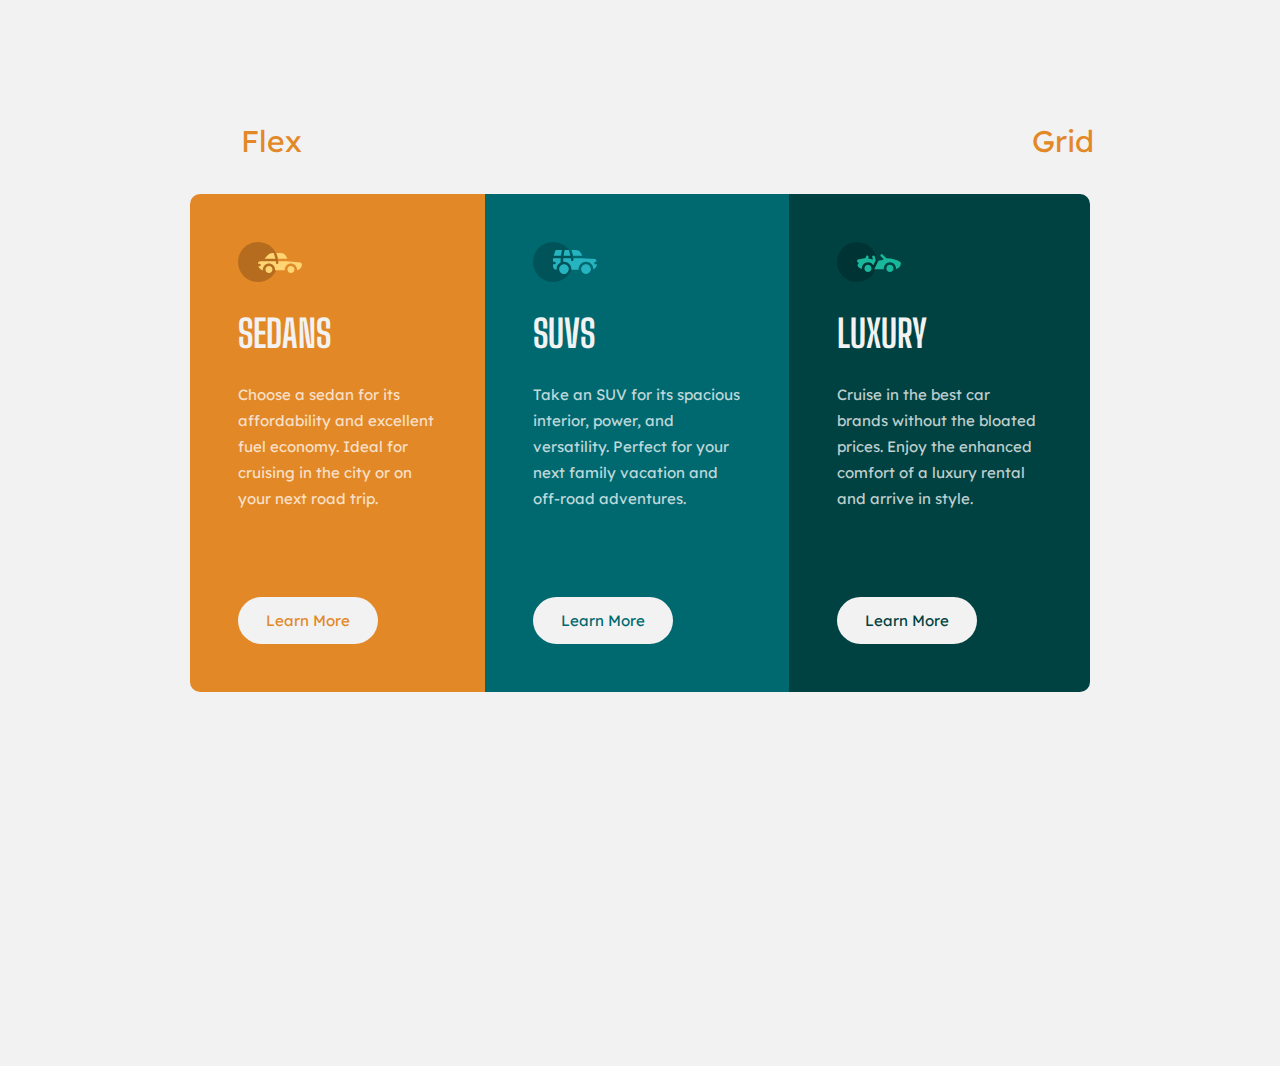
<file: index.html>
<!DOCTYPE html>
<html lang="en">
  <head>
    <meta charset="UTF-8" />
    <meta http-equiv="X-UA-Compatible" content="IE=edge" />
    <meta name="viewport" content="width=device-width, initial-scale=1.0" />
    <link
      rel="icon"
      type="image/png"
      sizes="32x32"
      href="./images/favicon-32x32.png"
    />
    <link rel="stylesheet" href="style.css" />
    <title>3 Column View</title>
  </head>
  <body>
    <header class="stage">
      <button class="button-flex">
        <a id="home" class="a" href="index.html">Flex</a>
      </button>
      <button class="button-grid">
        <a id="" class="a" href="grid.html">Grid</a>
      </button>
    </header>
    <main>
      <section class="sedans">
        <img
          src="images/icon-sedans.svg"
          alt="Sedan illustration"
          class="img-sedans"
        />

        <h1 class="heading-sedans">SEDANS</h1>

        <p class="info-sedans">
          Choose a sedan for its affordability and excellent fuel economy. Ideal
          for cruising in the city or on your next road trip.
        </p>

        <button class="button-sedans">Learn More</button>
      </section>

      <section class="suvs">
        <img
          src="images/icon-suvs.svg"
          alt="SUVS illustration"
          class="img-suvs"
        />

        <h1 class="heading-suvs">SUVS</h1>

        <p class="info-suvs">
          Take an SUV for its spacious interior, power, and versatility. Perfect
          for your next family vacation and off-road adventures.
        </p>

        <button class="button-suvs">Learn More</button>
      </section>

      <section class="luxury">
        <img
          src="images/icon-luxury.svg"
          alt="Luxury illustration"
          class="img-luxury"
        />

        <h1 class="heading-luxury">LUXURY</h1>

        <p class="info-luxury">
          Cruise in the best car brands without the bloated prices. Enjoy the
          enhanced comfort of a luxury rental and arrive in style.
        </p>

        <button class="button-luxury">Learn More</button>
      </section>
    </main>
  </body>
</html>
</file>
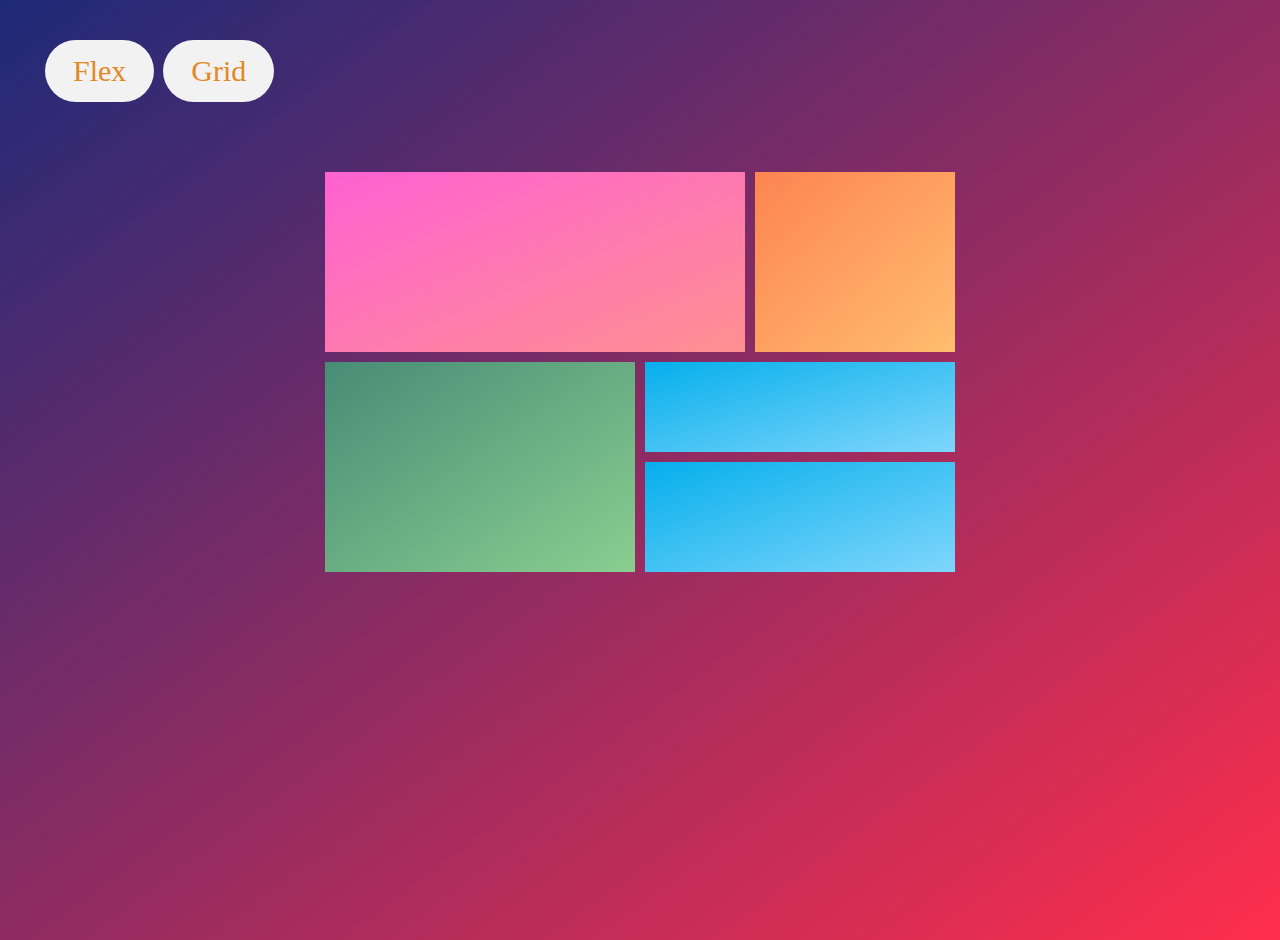
<file: grid.html>
<!DOCTYPE html>
<html lang="en">
  <head>
    <meta charset="UTF-8" />
    <meta http-equiv="X-UA-Compatible" content="IE=edge" />
    <meta name="viewport" content="width=device-width, initial-scale=1.0" />
    <link rel="stylesheet" href="styles.css" />
    <title>Grid Layout</title>
  </head>
  <body>
    <main>
      <header class="stage">
        <button class="button-flex">
          <a id="home" class="a" href="index.html">Flex</a>
        </button>
        <button class="button-grid">
          <a id="" class="a" href="grid.html">Grid</a>
        </button>
      </header>
      <div class="container">
        <div class="item1"></div>
        <div class="item2"></div>
        <div class="item3"></div>
        <div class="item4"></div>
        <div class="item5"></div>
      </div>
    </main>
  </body>
</html>
</file>
<file: style.css>
@import url('https://fonts.googleapis.com/css2?family=Big+Shoulders+Display:wght@700&display=swap');
@import url('https://fonts.googleapis.com/css2?family=Lexend+Deca:wght@400&display=swap');


:root {
    --Bright-orange: hsl(31, 77%, 52%);
    --Dark-cyan: hsl(184, 100%, 22%);
    --Very-dark-cyan: hsl(179, 100%, 13%);
    --Transparent-white: hsla(0, 0%, 100%, 0.75);
    --Very-light-gray: hsl(0, 0%, 95%)

}

body {
  font-family: 'lexend Deca';
  font-size: 15px;
  background-color: var(--Very-light-gray);
  padding: 30px 20px;
  min-height: 110vh;
}

.stage {
    margin: auto;
}

.a {
    text-decoration: none;
    color: var(--Bright-orange);
}


.button-flex, .button-grid {
    font-size: 30px;
    font-family: 'lexend deca';
    background-color: var(--Very-light-gray);
    border: none;
    padding: 14px 28px;
    border-radius: 50px;
    /* margin-top: 30px; */
    margin-left: 5px;
    margin-bottom: 20px;
}

.button-flex:hover {
  background-color: var(--Very-dark-cyan);
  color: var(--Very-light-gray);
  border: 2px solid var(--Very-light-gray);
  cursor: pointer;
  padding: 12px 26px;
  transition: .5s;
}

.button-grid:hover {
  background-color: var(--Dark-cyan);
  color: var(--Very-light-gray);
  border: 2px solid var(--Very-light-gray);
  cursor: pointer;
  padding: 12px 26px;
  transition: .5s;
}



.info-sedans, .info-suvs, .info-luxury {
  color: var(--Transparent-white);
  line-height: 26px;
}

h1 {
  font-family: 'big shoulders display';
  font-size: 38px;
  color: var(--Very-light-gray);
}

section {
  padding: 48px;
}

.sedans {
  background-color: var(--Bright-orange);
  border-top-left-radius: 10px;
  border-top-right-radius: 10px;
}
.suvs {
  background-color: var(--Dark-cyan);
}
.luxury {
  background-color: var(--Very-dark-cyan);
  border-bottom-left-radius: 10px;
  border-bottom-right-radius: 10px;
}

button {
  font-size: 15px;
  font-family: 'lexend deca';
  background-color: var(--Very-light-gray);
  border: none;
  padding: 14px 28px;
  border-radius: 50px;
  margin-top: 70px;
}

.button-sedans {
  color: var(--Bright-orange);
}

.button-suvs {
  color: var(--Dark-cyan);
}

.button-luxury {
  color: var(--Very-dark-cyan);
}

.button-sedans:hover {
  background-color: transparent;
  color: var(--Very-light-gray);
  border: 2px solid var(--Very-light-gray);
  cursor: pointer;
  padding: 12px 26px;
  transition: .5s;
}

.button-suvs:hover {
  background-color: transparent;
  color: var(--Very-light-gray);
  border: 2px solid var(--Very-light-gray);
  cursor: pointer;
  padding: 12px 26px;
  transition: .5s;
}

.button-luxury:hover {
  background-color: transparent;
  color: var(--Very-light-gray);
  border: 2px solid var(--Very-light-gray);
  cursor: pointer;
  padding: 12px 26px;
  transition: .5s;
}



@media only screen and (min-width: 480px) {
  body {
      max-height: 100vh;
  }

  .stage {
      margin-top: 0;
      padding-left: 180px;
  }

  .button-grid {
      margin-left: 670px;
  }

  main {
    margin: auto;
    display: flex;
    max-width: 900px;
  }

  .sedans {
    border-top-left-radius: 10px;
    border-top-right-radius: 0;
    border-bottom-left-radius: 10px;
  }
  .luxury {
    border-bottom-left-radius: 0;
    border-bottom-right-radius: 10px;
    border-top-right-radius: 10px;
  }
}
</file>
<file: styles.css>
:root {
    --orange: linear-gradient(to bottom right, #FF61D2, #FE9090);
    --yellow: linear-gradient(to bottom right, #FD8451, #FFBD6F);
    --green: linear-gradient(to bottom right, #478C76 , #8ACE90);
    --blue : linear-gradient(to bottom right, #06AFEC , #7FD6FB);
    --background: linear-gradient(to bottom right, #1E2A78 , #FF2E4C);
    --Bright-orange: hsl(31, 77%, 52%);
    --Dark-cyan: hsl(184, 100%, 22%);
    --Very-dark-cyan: hsl(179, 100%, 13%);
    --Transparent-white: hsla(0, 0%, 100%, 0.75);
    --Very-light-gray: hsl(0, 0%, 95%)


}

*{
    box-sizing: border-box;
    padding: 0;
    margin: 0;
}

body {
    background-image: var(--background);
     min-height: 100vh;
}

.stage {
    margin: 40px;
}

.a {
    text-decoration: none;
    color: var(--Bright-orange);
}


.button-flex, .button-grid {
    font-size: 30px;
    font-family: 'lexend deca';
    background-color: var(--Very-light-gray);
    border: none;
    padding: 14px 28px;
    border-radius: 50px;
    /* margin-top: 30px; */
    margin-left: 5px;
    margin-bottom: 20px;
}

.button-flex:hover {
  background-color: var(--Very-dark-cyan);
  color: var(--Very-light-gray);
  border: 2px solid var(--Very-light-gray);
  cursor: pointer;
  padding: 12px 26px;
  transition: .5s;
}

.button-grid:hover {
  background-color: var(--Dark-cyan);
  color: var(--Very-light-gray);
  border: 2px solid var(--Very-light-gray);
  cursor: pointer;
  padding: 12px 26px;
  transition: .5s;
  /* margin-left: 600px; */
}

.container {
    display: grid;
    grid-template-columns: 200px 100px 100px 200px;
    grid-template-rows: 180px 90px 110px;
    grid-gap: 10px;
    padding: 10px;
    margin-top: 3%;
    justify-content: center;
    grid-template-areas: 
        "item1 item1 item1 item2"
        "item3 item3 item4 item4"
        "item3 item3 item5 item5";
}

.item1 {
    grid-area: item1;
    background-image: var(--orange);
}

.item2 {
    grid-area: item2;
    background-image: var(--yellow);
}
.item3 {
    grid-area: item3;
    background-image: var(--green);
}
.item4 {
    grid-area: item4;
    background-image: var(--blue);
}
.item5 {
    grid-area: item5;
    background-image: var(--blue);
}
</file>
